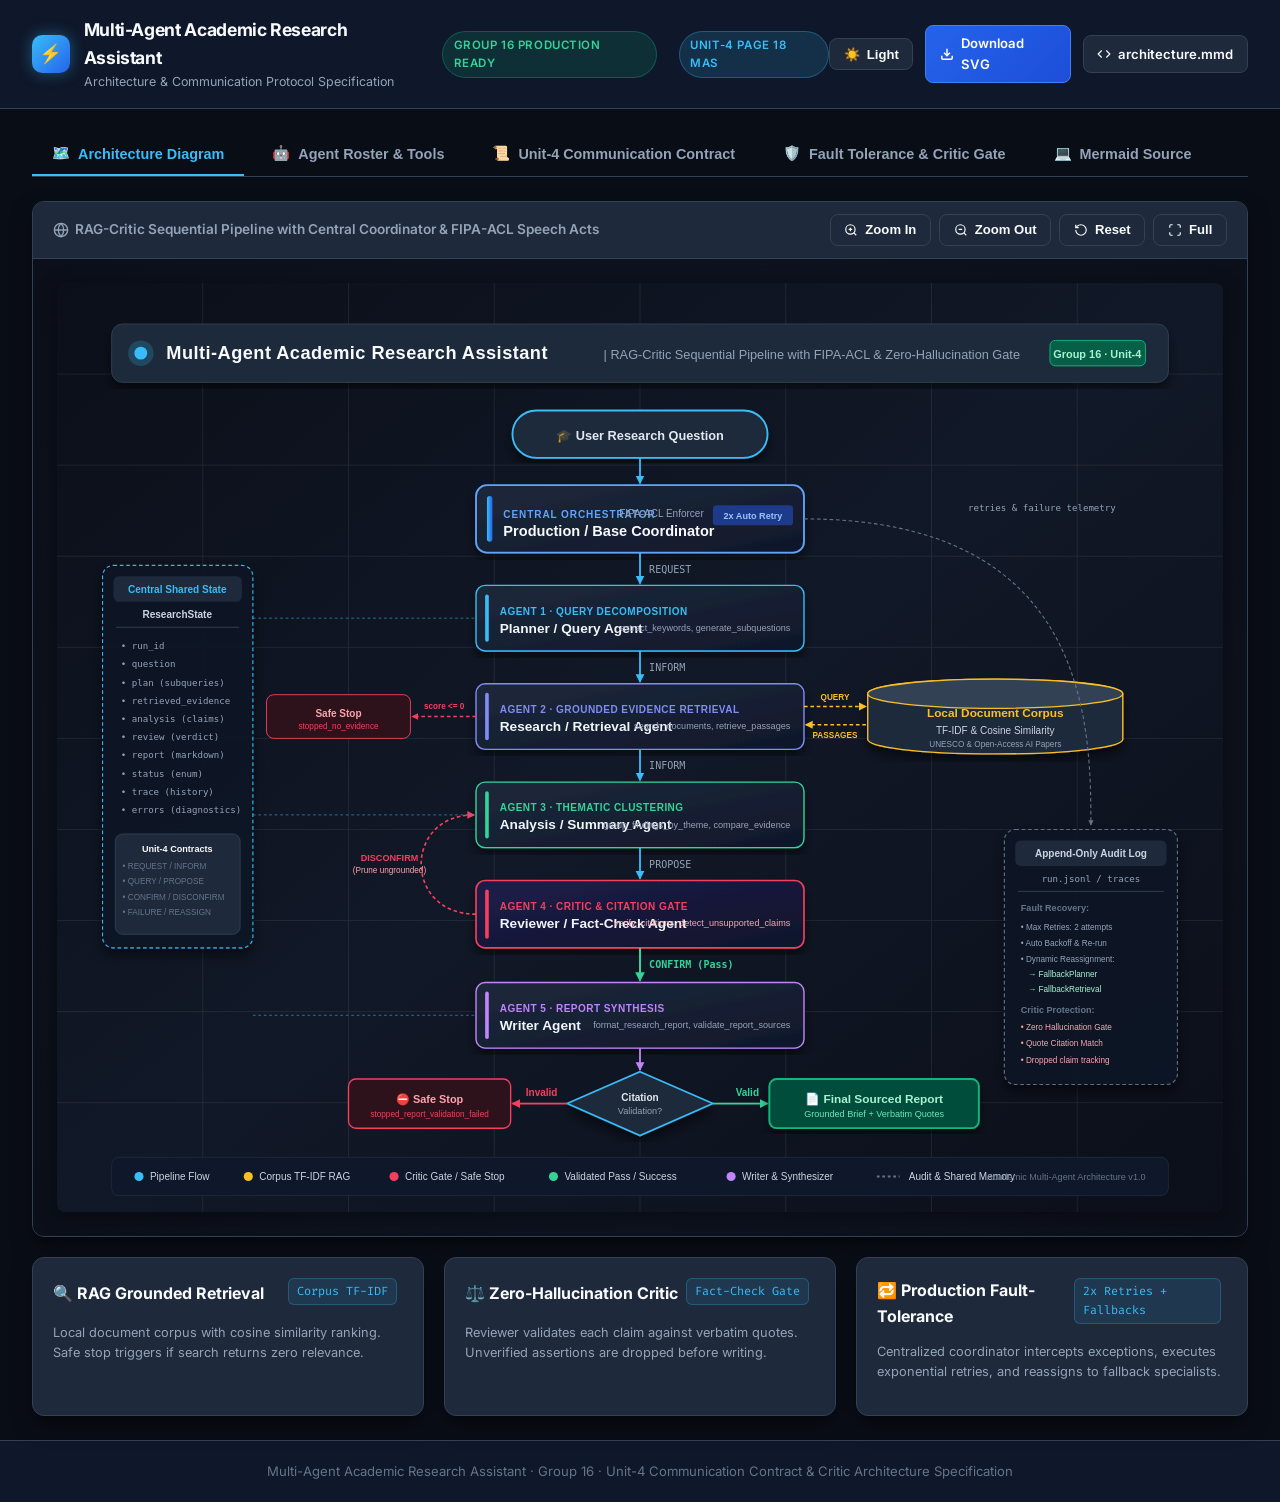
<file: architecture.html>
<!DOCTYPE html>
<html lang="en">
<head>
  <meta charset="UTF-8">
  <meta name="viewport" content="width=device-width, initial-scale=1.0">
  <title>Architecture Specification · Multi-Agent Academic Research Assistant</title>
  <meta name="description" content="Interactive multi-agent system architecture documentation with RAG-Critic pipeline, FIPA-ACL communication contract, and zero-hallucination critic gate.">
  <link rel="preconnect" href="https://fonts.googleapis.com">
  <link rel="preconnect" href="https://fonts.gstatic.com" crossorigin>
  <link href="https://fonts.googleapis.com/css2?family=Fira+Code:wght@400;500;600&family=Inter:wght@300;400;500;600;700;800&display=swap" rel="stylesheet">
  <style>
    :root {
      --bg-primary: #090d16;
      --bg-secondary: #0f172a;
      --bg-card: #1e293b;
      --bg-card-hover: #273549;
      --border-color: #334155;
      --border-highlight: #475569;
      --text-primary: #f8fafc;
      --text-secondary: #94a3b8;
      --text-muted: #64748b;
      --accent-blue: #38bdf8;
      --accent-indigo: #818cf8;
      --accent-purple: #c084fc;
      --accent-emerald: #34d399;
      --accent-amber: #fbbf24;
      --accent-rose: #f43f5e;
      --shadow-lg: 0 10px 25px -5px rgba(0, 0, 0, 0.5), 0 8px 10px -6px rgba(0, 0, 0, 0.4);
      --font-sans: 'Inter', -apple-system, BlinkMacSystemFont, 'Segoe UI', Roboto, sans-serif;
      --font-mono: 'Fira Code', 'SF Mono', Menlo, Monaco, Consolas, monospace;
    }

    [data-theme="light"] {
      --bg-primary: #f8fafc;
      --bg-secondary: #f1f5f9;
      --bg-card: #ffffff;
      --bg-card-hover: #f8fafc;
      --border-color: #e2e8f0;
      --border-highlight: #cbd5e1;
      --text-primary: #0f172a;
      --text-secondary: #475569;
      --text-muted: #94a3b8;
      --shadow-lg: 0 10px 25px -5px rgba(0, 0, 0, 0.08), 0 8px 10px -6px rgba(0, 0, 0, 0.04);
    }

    * {
      box-sizing: border-box;
      margin: 0;
      padding: 0;
    }

    body {
      font-family: var(--font-sans);
      background-color: var(--bg-primary);
      color: var(--text-primary);
      line-height: 1.6;
      min-height: 100vh;
      display: flex;
      flex-direction: column;
      overflow-x: hidden;
      transition: background-color 0.25s ease, color 0.25s ease;
    }

    /* Top Navigation Header */
    header {
      background: var(--bg-secondary);
      border-bottom: 1px solid var(--border-color);
      padding: 1rem 2rem;
      display: flex;
      justify-content: space-between;
      align-items: center;
      position: sticky;
      top: 0;
      z-index: 50;
      backdrop-filter: blur(12px);
    }

    .brand {
      display: flex;
      align-items: center;
      gap: 0.85rem;
    }

    .brand-icon {
      width: 38px;
      height: 38px;
      border-radius: 10px;
      background: linear-gradient(135deg, #38bdf8, #2563eb);
      display: flex;
      align-items: center;
      justify-content: center;
      color: #fff;
      font-weight: 800;
      font-size: 1.15rem;
      box-shadow: 0 0 15px rgba(56, 189, 248, 0.4);
    }

    .brand-title {
      font-size: 1.1rem;
      font-weight: 700;
      letter-spacing: -0.02em;
    }

    .brand-subtitle {
      font-size: 0.78rem;
      color: var(--text-secondary);
    }

    .badge-pill {
      font-size: 0.72rem;
      font-weight: 600;
      padding: 0.25rem 0.65rem;
      border-radius: 9999px;
      text-transform: uppercase;
      letter-spacing: 0.05em;
    }

    .badge-production {
      background: rgba(16, 185, 129, 0.15);
      color: #34d399;
      border: 1px solid rgba(16, 185, 129, 0.3);
    }

    .badge-unit4 {
      background: rgba(56, 189, 248, 0.15);
      color: #38bdf8;
      border: 1px solid rgba(56, 189, 248, 0.3);
      margin-left: 0.5rem;
    }

    .header-actions {
      display: flex;
      align-items: center;
      gap: 0.75rem;
    }

    .btn {
      display: inline-flex;
      align-items: center;
      gap: 0.45rem;
      padding: 0.45rem 0.85rem;
      border-radius: 8px;
      font-size: 0.82rem;
      font-weight: 600;
      cursor: pointer;
      border: 1px solid var(--border-color);
      background: var(--bg-card);
      color: var(--text-primary);
      transition: all 0.2s ease;
      text-decoration: none;
    }

    .btn:hover {
      background: var(--bg-card-hover);
      border-color: var(--border-highlight);
      transform: translateY(-1px);
    }

    .btn-primary {
      background: linear-gradient(135deg, #2563eb, #1d4ed8);
      color: #ffffff;
      border: 1px solid #3b82f6;
    }

    .btn-primary:hover {
      background: linear-gradient(135deg, #1d4ed8, #1e40af);
      box-shadow: 0 4px 12px rgba(37, 99, 235, 0.35);
    }

    /* Main Container & Layout */
    .container {
      max-width: 1440px;
      width: 100%;
      margin: 0 auto;
      padding: 1.5rem 2rem;
      flex: 1;
    }

    /* Tabbed Navigation Bar */
    .tabs-nav {
      display: flex;
      gap: 0.5rem;
      border-bottom: 1px solid var(--border-color);
      margin-bottom: 1.5rem;
      overflow-x: auto;
    }

    .tab-btn {
      padding: 0.75rem 1.25rem;
      background: transparent;
      border: none;
      border-bottom: 2px solid transparent;
      color: var(--text-secondary);
      font-size: 0.9rem;
      font-weight: 600;
      cursor: pointer;
      display: flex;
      align-items: center;
      gap: 0.5rem;
      transition: all 0.2s ease;
      white-space: nowrap;
    }

    .tab-btn:hover {
      color: var(--text-primary);
    }

    .tab-btn.active {
      color: var(--accent-blue);
      border-bottom-color: var(--accent-blue);
    }

    /* Tab Content Areas */
    .tab-panel {
      display: none;
      animation: fadeIn 0.3s ease forwards;
    }

    .tab-panel.active {
      display: block;
    }

    @keyframes fadeIn {
      from { opacity: 0; transform: translateY(6px); }
      to { opacity: 1; transform: translateY(0); }
    }

    /* Architecture Viewer Box */
    .viewer-card {
      background: var(--bg-secondary);
      border: 1px solid var(--border-color);
      border-radius: 12px;
      overflow: hidden;
      box-shadow: var(--shadow-lg);
    }

    .viewer-toolbar {
      padding: 0.75rem 1.25rem;
      background: var(--bg-card);
      border-bottom: 1px solid var(--border-color);
      display: flex;
      justify-content: space-between;
      align-items: center;
      flex-wrap: wrap;
      gap: 0.75rem;
    }

    .toolbar-group {
      display: flex;
      align-items: center;
      gap: 0.5rem;
    }

    .toolbar-title {
      font-size: 0.85rem;
      font-weight: 600;
      color: var(--text-secondary);
      display: flex;
      align-items: center;
      gap: 0.4rem;
    }

    .diagram-viewport {
      padding: 1.5rem;
      min-height: 680px;
      display: flex;
      align-items: center;
      justify-content: center;
      background: radial-gradient(circle at center, #111827 0%, #0b0f19 100%);
      overflow: auto;
      position: relative;
    }

    [data-theme="light"] .diagram-viewport {
      background: radial-gradient(circle at center, #ffffff 0%, #f1f5f9 100%);
    }

    .diagram-viewport object,
    .diagram-viewport svg,
    .diagram-viewport img {
      max-width: 100%;
      height: auto;
      transition: transform 0.2s cubic-bezier(0.16, 1, 0.3, 1);
      transform-origin: center center;
    }

    /* Cards Grid */
    .grid-2 {
      display: grid;
      grid-template-columns: repeat(auto-fit, minmax(420px, 1fr));
      gap: 1.25rem;
      margin-top: 1.25rem;
    }

    .grid-3 {
      display: grid;
      grid-template-columns: repeat(auto-fit, minmax(320px, 1fr));
      gap: 1.25rem;
      margin-top: 1.25rem;
    }

    .card {
      background: var(--bg-card);
      border: 1px solid var(--border-color);
      border-radius: 12px;
      padding: 1.25rem;
      box-shadow: var(--shadow-lg);
      transition: all 0.2s ease;
    }

    .card:hover {
      border-color: var(--border-highlight);
    }

    .card-header {
      display: flex;
      align-items: center;
      justify-content: space-between;
      margin-bottom: 0.75rem;
    }

    .card-title {
      font-size: 1rem;
      font-weight: 700;
      display: flex;
      align-items: center;
      gap: 0.5rem;
    }

    .card-subtitle {
      font-size: 0.8rem;
      color: var(--text-secondary);
      margin-bottom: 0.75rem;
    }

    .tool-tag {
      display: inline-block;
      font-family: var(--font-mono);
      font-size: 0.74rem;
      padding: 0.2rem 0.5rem;
      border-radius: 6px;
      background: rgba(56, 189, 248, 0.1);
      color: var(--accent-blue);
      border: 1px solid rgba(56, 189, 248, 0.25);
      margin-right: 0.35rem;
      margin-bottom: 0.35rem;
    }

    /* Tables */
    .table-container {
      overflow-x: auto;
      border: 1px solid var(--border-color);
      border-radius: 10px;
      margin-top: 1rem;
      background: var(--bg-card);
    }

    table {
      width: 100%;
      border-collapse: collapse;
      text-align: left;
      font-size: 0.85rem;
    }

    th {
      background: var(--bg-secondary);
      padding: 0.75rem 1rem;
      font-weight: 600;
      color: var(--text-secondary);
      border-bottom: 1px solid var(--border-color);
      text-transform: uppercase;
      font-size: 0.72rem;
      letter-spacing: 0.05em;
    }

    td {
      padding: 0.85rem 1rem;
      border-bottom: 1px solid var(--border-color);
      vertical-align: top;
    }

    tr:last-child td {
      border-bottom: none;
    }

    tr:hover td {
      background: var(--bg-card-hover);
    }

    /* Code Blocks */
    pre {
      font-family: var(--font-mono);
      font-size: 0.82rem;
      background: #050811;
      border: 1px solid #1e293b;
      border-radius: 8px;
      padding: 1rem;
      overflow-x: auto;
      color: #e2e8f0;
      line-height: 1.5;
    }

    code {
      font-family: var(--font-mono);
    }

    .key-hl { color: #38bdf8; }
    .val-str { color: #34d399; }
    .val-num { color: #fbbf24; }
    .val-null { color: #f43f5e; }

    /* Highlights & Flow Step */
    .flow-step {
      display: flex;
      gap: 1rem;
      margin-bottom: 1rem;
      align-items: flex-start;
    }

    .step-number {
      width: 28px;
      height: 28px;
      border-radius: 50%;
      background: var(--bg-secondary);
      border: 2px solid var(--accent-blue);
      color: var(--accent-blue);
      font-weight: 700;
      font-size: 0.82rem;
      display: flex;
      align-items: center;
      justify-content: center;
      flex-shrink: 0;
    }

    .step-content {
      flex: 1;
    }

    .step-title {
      font-size: 0.92rem;
      font-weight: 700;
      margin-bottom: 0.2rem;
    }

    .step-desc {
      font-size: 0.82rem;
      color: var(--text-secondary);
    }

    /* Footer */
    footer {
      background: var(--bg-secondary);
      border-top: 1px solid var(--border-color);
      padding: 1.25rem 2rem;
      text-align: center;
      font-size: 0.82rem;
      color: var(--text-muted);
      margin-top: auto;
    }

    /* Responsive Adjustments */
    @media (max-width: 768px) {
      header {
        flex-direction: column;
        align-items: flex-start;
        gap: 0.75rem;
        padding: 1rem;
      }
      .container {
        padding: 1rem;
      }
      .grid-2, .grid-3 {
        grid-template-columns: 1fr;
      }
      .header-actions {
        width: 100%;
        justify-content: flex-start;
        flex-wrap: wrap;
      }
    }
  </style>
</head>
<body>

  <!-- Top Navigation Header -->
  <header>
    <div class="brand">
      <div class="brand-icon">⚡</div>
      <div>
        <div class="brand-title">Multi-Agent Academic Research Assistant</div>
        <div class="brand-subtitle">Architecture &amp; Communication Protocol Specification</div>
      </div>
      <span class="badge-pill badge-production">Group 16 Production Ready</span>
      <span class="badge-pill badge-unit4">Unit-4 Page 18 MAS</span>
    </div>
    <div class="header-actions">
      <button class="btn" id="btn-theme" onclick="toggleTheme()" title="Toggle Dark/Light Mode">
        <span id="theme-icon">☀️</span> <span id="theme-text">Light</span>
      </button>
      <a href="architecture.svg" download class="btn btn-primary" title="Download standalone vector graphic">
        <svg width="14" height="14" viewBox="0 0 24 24" fill="none" stroke="currentColor" stroke-width="2.5"><path d="M21 15v4a2 2 0 0 1-2 2H5a2 2 0 0 1-2-2v-4"/><polyline points="7 10 12 15 17 10"/><line x1="12" y1="15" x2="12" y2="3"/></svg>
        Download SVG
      </a>
      <a href="architecture.mmd" target="_blank" class="btn" title="View Mermaid Source">
        <svg width="14" height="14" viewBox="0 0 24 24" fill="none" stroke="currentColor" stroke-width="2"><polyline points="16 18 22 12 16 6"/><polyline points="8 6 2 12 8 18"/></svg>
        architecture.mmd
      </a>
    </div>
  </header>

  <!-- Main Container -->
  <main class="container">

    <!-- Navigation Tabs -->
    <nav class="tabs-nav" role="tablist">
      <button class="tab-btn active" onclick="switchTab('tab-diagram', this)">
        <span>🗺️</span> Architecture Diagram
      </button>
      <button class="tab-btn" onclick="switchTab('tab-roster', this)">
        <span>🤖</span> Agent Roster &amp; Tools
      </button>
      <button class="tab-btn" onclick="switchTab('tab-unit4', this)">
        <span>📜</span> Unit-4 Communication Contract
      </button>
      <button class="tab-btn" onclick="switchTab('tab-fault', this)">
        <span>🛡️</span> Fault Tolerance &amp; Critic Gate
      </button>
      <button class="tab-btn" onclick="switchTab('tab-source', this)">
        <span>💻</span> Mermaid Source
      </button>
    </nav>

    <!-- TAB 1: ARCHITECTURE DIAGRAM -->
    <section id="tab-diagram" class="tab-panel active">
      <div class="viewer-card">
        <div class="viewer-toolbar">
          <div class="toolbar-group">
            <span class="toolbar-title">
              <svg width="16" height="16" viewBox="0 0 24 24" fill="none" stroke="currentColor" stroke-width="2"><circle cx="12" cy="12" r="10"/><path d="M12 2a14.5 14.5 0 0 0 0 20 14.5 14.5 0 0 0 0-20"/><path d="M2 12h20"/></svg>
              RAG-Critic Sequential Pipeline with Central Coordinator &amp; FIPA-ACL Speech Acts
            </span>
          </div>
          <div class="toolbar-group">
            <button class="btn" onclick="zoomDiagram(1.2)" title="Zoom In">
              <svg width="14" height="14" viewBox="0 0 24 24" fill="none" stroke="currentColor" stroke-width="2"><circle cx="11" cy="11" r="8"/><line x1="21" y1="21" x2="16.65" y2="16.65"/><line x1="11" y1="8" x2="11" y2="14"/><line x1="8" y1="11" x2="14" y2="11"/></svg>
              Zoom In
            </button>
            <button class="btn" onclick="zoomDiagram(0.8)" title="Zoom Out">
              <svg width="14" height="14" viewBox="0 0 24 24" fill="none" stroke="currentColor" stroke-width="2"><circle cx="11" cy="11" r="8"/><line x1="21" y1="21" x2="16.65" y2="16.65"/><line x1="8" y1="11" x2="14" y2="11"/></svg>
              Zoom Out
            </button>
            <button class="btn" onclick="resetZoom()" title="Reset Zoom">
              <svg width="14" height="14" viewBox="0 0 24 24" fill="none" stroke="currentColor" stroke-width="2"><path d="M3 12a9 9 0 1 0 9-9 9.75 9.75 0 0 0-6.74 2.74L3 8"/><path d="M3 3v5h5"/></svg>
              Reset
            </button>
            <button class="btn" onclick="toggleFullscreen()" title="Fullscreen">
              <svg width="14" height="14" viewBox="0 0 24 24" fill="none" stroke="currentColor" stroke-width="2"><path d="M8 3H5a2 2 0 0 0-2 2v3m18 0V5a2 2 0 0 0-2-2h-3m0 18h3a2 2 0 0 0 2-2v-3M3 16v3a2 2 0 0 0 2 2h3"/></svg>
              Full
            </button>
          </div>
        </div>

        <div class="diagram-viewport" id="viewport">
          <!-- Embed Architecture SVG directly with high performance -->
          <img id="diagram-img" src="architecture.svg" alt="Multi-Agent System Architecture" style="width: 100%; max-width: 1200px; border-radius: 8px; box-shadow: 0 4px 20px rgba(0,0,0,0.4);" />
        </div>
      </div>

      <!-- Quick Highlights Grid -->
      <div class="grid-3">
        <div class="card">
          <div class="card-header">
            <span class="card-title">🔍 RAG Grounded Retrieval</span>
            <span class="tool-tag">Corpus TF-IDF</span>
          </div>
          <p class="card-subtitle">Local document corpus with cosine similarity ranking. Safe stop triggers if search returns zero relevance.</p>
        </div>
        <div class="card">
          <div class="card-header">
            <span class="card-title">⚖️ Zero-Hallucination Critic</span>
            <span class="tool-tag">Fact-Check Gate</span>
          </div>
          <p class="card-subtitle">Reviewer validates each claim against verbatim quotes. Unverified assertions are dropped before writing.</p>
        </div>
        <div class="card">
          <div class="card-header">
            <span class="card-title">🔁 Production Fault-Tolerance</span>
            <span class="tool-tag">2x Retries + Fallbacks</span>
          </div>
          <p class="card-subtitle">Centralized coordinator intercepts exceptions, executes exponential retries, and reassigns to fallback specialists.</p>
        </div>
      </div>
    </section>

    <!-- TAB 2: AGENT ROSTER & TOOLS -->
    <section id="tab-roster" class="tab-panel">
      <div class="card" style="margin-bottom: 1.25rem;">
        <h2 style="font-size: 1.2rem; font-weight: 700; margin-bottom: 0.5rem;">Specialist Agent Roster &amp; Dual-Tool Architecture</h2>
        <p style="color: var(--text-secondary); font-size: 0.88rem;">Each specialist module encapsulates exactly two canonical Python tools, accessible directly and exposed via Microsoft Semantic Kernel plugins.</p>
      </div>

      <div class="grid-2">
        <!-- Planner Agent -->
        <div class="card">
          <div class="card-header">
            <span class="card-title" style="color: var(--accent-blue);">1. Planner / Query Agent</span>
            <span class="tool-tag">agents/planner_agent.py</span>
          </div>
          <p class="card-subtitle">Decomposes raw research questions into domain keywords and structured sub-questions.</p>
          <div style="margin-top: 0.5rem;">
            <div style="font-size: 0.75rem; text-transform: uppercase; color: var(--text-muted); font-weight: 700; margin-bottom: 0.4rem;">Canonical Python Tools:</div>
            <span class="tool-tag">extract_keywords(text)</span>
            <span class="tool-tag">generate_subquestions(question)</span>
          </div>
          <div style="margin-top: 0.75rem; font-size: 0.82rem; color: var(--text-secondary);">
            <strong>Fallback Specialist:</strong> <code>FallbackPlannerAgent</code> (heuristic keyword extraction)
          </div>
        </div>

        <!-- Research Agent -->
        <div class="card">
          <div class="card-header">
            <span class="card-title" style="color: var(--accent-indigo);">2. Research / Retrieval Agent</span>
            <span class="tool-tag">agents/research_agent.py</span>
          </div>
          <p class="card-subtitle">Searches peer-reviewed academic documents via TF-IDF vector space model and extracts passage excerpts.</p>
          <div style="margin-top: 0.5rem;">
            <div style="font-size: 0.75rem; text-transform: uppercase; color: var(--text-muted); font-weight: 700; margin-bottom: 0.4rem;">Canonical Python Tools:</div>
            <span class="tool-tag">search_documents(corpus, query)</span>
            <span class="tool-tag">retrieve_passages(doc_id)</span>
          </div>
          <div style="margin-top: 0.75rem; font-size: 0.82rem; color: var(--text-secondary);">
            <strong>Fallback Specialist:</strong> <code>FallbackRetrievalAgent</code> (broad-string matching)
          </div>
        </div>

        <!-- Analysis Agent -->
        <div class="card">
          <div class="card-header">
            <span class="card-title" style="color: var(--accent-emerald);">3. Analysis / Summary Agent</span>
            <span class="tool-tag">agents/analysis_agent.py</span>
          </div>
          <p class="card-subtitle">Groups findings into thematic clusters (Learning Support, Teacher Workflow, Risks) and extracts candidate claims.</p>
          <div style="margin-top: 0.5rem;">
            <div style="font-size: 0.75rem; text-transform: uppercase; color: var(--text-muted); font-weight: 700; margin-bottom: 0.4rem;">Canonical Python Tools:</div>
            <span class="tool-tag">group_findings_by_theme(evidence)</span>
            <span class="tool-tag">compare_evidence(claims)</span>
          </div>
          <div style="margin-top: 0.75rem; font-size: 0.82rem; color: var(--text-secondary);">
            <strong>Performative:</strong> Emits <code>PROPOSE</code> with candidate claims and provisional citations.
          </div>
        </div>

        <!-- Reviewer Agent -->
        <div class="card">
          <div class="card-header">
            <span class="card-title" style="color: var(--accent-rose);">4. Reviewer / Fact-Check Agent (Critic)</span>
            <span class="tool-tag">agents/reviewer_agent.py</span>
          </div>
          <p class="card-subtitle">Zero-hallucination critic gate. Verifies whether candidate claims have exact matching quotes in retrieved evidence.</p>
          <div style="margin-top: 0.5rem;">
            <div style="font-size: 0.75rem; text-transform: uppercase; color: var(--text-muted); font-weight: 700; margin-bottom: 0.4rem;">Canonical Python Tools:</div>
            <span class="tool-tag">verify_citations(claims, evidence)</span>
            <span class="tool-tag">detect_unsupported_claims(claims)</span>
          </div>
          <div style="margin-top: 0.75rem; font-size: 0.82rem; color: var(--text-secondary);">
            <strong>Critic Decisions:</strong> <code>CONFIRM</code> (Pass to Writer) or <code>DISCONFIRM</code> (Prune to dropped claims).
          </div>
        </div>

        <!-- Writer Agent -->
        <div class="card">
          <div class="card-header">
            <span class="card-title" style="color: var(--accent-purple);">5. Writer Agent</span>
            <span class="tool-tag">agents/writer_agent.py</span>
          </div>
          <p class="card-subtitle">Formats final structured Markdown academic report and guarantees 100% cited ID matching against evidence.</p>
          <div style="margin-top: 0.5rem;">
            <div style="font-size: 0.75rem; text-transform: uppercase; color: var(--text-muted); font-weight: 700; margin-bottom: 0.4rem;">Canonical Python Tools:</div>
            <span class="tool-tag">format_research_report(state)</span>
            <span class="tool-tag">validate_report_sources(report, evidence)</span>
          </div>
          <div style="margin-top: 0.75rem; font-size: 0.82rem; color: var(--text-secondary);">
            <strong>Citation Gate:</strong> Safely aborts if an unregistered citation ID appears in the output.
          </div>
        </div>

        <!-- Central Coordinator -->
        <div class="card">
          <div class="card-header">
            <span class="card-title" style="color: #60a5fa;">6. Coordinator &amp; State Machine</span>
            <span class="tool-tag">coordinator.py &amp; production_coordinator.py</span>
          </div>
          <p class="card-subtitle">Central engine driving state machine transitions, 2x retry backoff policies, audit JSONL logging, and dynamic reassignments.</p>
          <div style="margin-top: 0.5rem;">
            <div style="font-size: 0.75rem; text-transform: uppercase; color: var(--text-muted); font-weight: 700; margin-bottom: 0.4rem;">Core Capabilities:</div>
            <span class="tool-tag">ResearchState dataclass</span>
            <span class="tool-tag">Append-only run.jsonl</span>
            <span class="tool-tag">Semantic Kernel Plugins</span>
          </div>
          <div style="margin-top: 0.75rem; font-size: 0.82rem; color: var(--text-secondary);">
            <strong>Status Enums:</strong> <code>initialized</code>, <code>success</code>, <code>stopped_no_evidence</code>, <code>stopped_report_validation_failed</code>, <code>stopped_agent_failure</code>.
          </div>
        </div>
      </div>
    </section>

    <!-- TAB 3: UNIT-4 COMMUNICATION CONTRACT -->
    <section id="tab-unit4" class="tab-panel">
      <div class="card" style="margin-bottom: 1.25rem;">
        <h2 style="font-size: 1.2rem; font-weight: 700; margin-bottom: 0.5rem;">Unit-4 Page 18 Multi-Agent System Communication Contract</h2>
        <p style="color: var(--text-secondary); font-size: 0.88rem;">All agents communicate via standardized FIPA-ACL speech act envelopes defined in <code>unit4_contract.py</code>.</p>
      </div>

      <div class="grid-2">
        <!-- Message Fields Spec -->
        <div class="card">
          <h3 style="font-size: 0.95rem; font-weight: 700; margin-bottom: 0.75rem;">Standard Message Envelope Schema</h3>
          <pre><code>{
  <span class="key-hl">"message_id"</span>: <span class="val-str">"84a7e94e-2824-4f27-9ad8-dcf9c4885a02"</span>,
  <span class="key-hl">"conversation_id"</span>: <span class="val-str">"374e47da-9d7c-4f69-82f1-3e573beeb83e"</span>,
  <span class="key-hl">"sender_id"</span>: <span class="val-str">"fact_check_agent"</span>,
  <span class="key-hl">"receiver_id"</span>: <span class="val-str">"coordinator"</span>,
  <span class="key-hl">"performative"</span>: <span class="val-str">"CONFIRM"</span>,
  <span class="key-hl">"ontology"</span>: <span class="val-str">"academic_research_rag_critic"</span>,
  <span class="key-hl">"protocol"</span>: <span class="val-str">"rag_critic_pipeline_v1"</span>,
  <span class="key-hl">"task_id"</span>: <span class="val-str">"review-round-1"</span>,
  <span class="key-hl">"status"</span>: <span class="val-str">"SUCCESS"</span>,
  <span class="key-hl">"content"</span>: {
    <span class="key-hl">"verdict"</span>: <span class="val-str">"pass"</span>,
    <span class="key-hl">"supported_claims"</span>: <span class="val-num">5</span>,
    <span class="key-hl">"dropped_claims"</span>: <span class="val-num">0</span>
  },
  <span class="key-hl">"error_details"</span>: <span class="val-null">null</span>,
  <span class="key-hl">"timestamp"</span>: <span class="val-str">"2026-10-21T09:10:02Z"</span>,
  <span class="key-hl">"metadata"</span>: { <span class="key-hl">"attempt"</span>: <span class="val-num">1</span> }
}</code></pre>
        </div>

        <!-- Performative Taxonomy -->
        <div class="card">
          <h3 style="font-size: 0.95rem; font-weight: 700; margin-bottom: 0.75rem;">FIPA-ACL Performative Taxonomy</h3>
          <div class="table-container" style="margin-top: 0;">
            <table>
              <thead>
                <tr>
                  <th>Performative</th>
                  <th>Sender → Receiver</th>
                  <th>Semantics</th>
                </tr>
              </thead>
              <tbody>
                <tr>
                  <td><span class="tool-tag" style="color:#38bdf8;">REQUEST</span></td>
                  <td>Coordinator → Agent</td>
                  <td>Instructs agent to execute subtask</td>
                </tr>
                <tr>
                  <td><span class="tool-tag" style="color:#34d399;">INFORM</span></td>
                  <td>Agent → Coordinator</td>
                  <td>Returns computation results</td>
                </tr>
                <tr>
                  <td><span class="tool-tag" style="color:#fbbf24;">QUERY</span></td>
                  <td>Research → Corpus</td>
                  <td>Retrieval vector search</td>
                </tr>
                <tr>
                  <td><span class="tool-tag" style="color:#818cf8;">PROPOSE</span></td>
                  <td>Analysis → Reviewer</td>
                  <td>Submits candidate claims</td>
                </tr>
                <tr>
                  <td><span class="tool-tag" style="color:#34d399;">CONFIRM</span></td>
                  <td>Reviewer → Coordinator</td>
                  <td>Critic approves grounded evidence</td>
                </tr>
                <tr>
                  <td><span class="tool-tag" style="color:#f43f5e;">DISCONFIRM</span></td>
                  <td>Reviewer → Coordinator</td>
                  <td>Critic rejects ungrounded claims</td>
                </tr>
                <tr>
                  <td><span class="tool-tag" style="color:#f43f5e;">FAILURE</span></td>
                  <td>Agent → Coordinator</td>
                  <td>Unrecoverable execution exception</td>
                </tr>
                <tr>
                  <td><span class="tool-tag" style="color:#c084fc;">REASSIGN</span></td>
                  <td>Coordinator → System</td>
                  <td>Dynamic specialist substitution</td>
                </tr>
              </tbody>
            </table>
          </div>
        </div>
      </div>
    </section>

    <!-- TAB 4: FAULT TOLERANCE & CRITIC GATE -->
    <section id="tab-fault" class="tab-panel">
      <div class="card" style="margin-bottom: 1.25rem;">
        <h2 style="font-size: 1.2rem; font-weight: 700; margin-bottom: 0.5rem;">Production Fault Tolerance &amp; Critic Gate Rules</h2>
        <p style="color: var(--text-secondary); font-size: 0.88rem;">Matrix of failure scenarios, triggers, automated system actions, and verified academic outcomes.</p>
      </div>

      <div class="table-container">
        <table>
          <thead>
            <tr>
              <th>Failure Scenario</th>
              <th>Trigger Condition</th>
              <th>System Action</th>
              <th>System Outcome</th>
            </tr>
          </thead>
          <tbody>
            <tr>
              <td><strong>Transient Agent Exception</strong></td>
              <td>Temporary Python exception during step</td>
              <td>Coordinator catches error, logs in <code>run.jsonl</code>, increments attempt counter, and retries up to 2 times.</td>
              <td><span class="badge-pill badge-production">Auto Recovers</span> Task succeeds on retry without halting pipeline.</td>
            </tr>
            <tr>
              <td><strong>Permanent Agent Failure</strong></td>
              <td>Agent crashes after all retry attempts</td>
              <td>Production Coordinator triggers <code>REASSIGN</code> speech act to secondary specialist (e.g. <code>FallbackPlannerAgent</code>).</td>
              <td><span class="badge-pill badge-production">Dynamic Reassignment</span> Execution continues with graceful degradation.</td>
            </tr>
            <tr>
              <td><strong>Out-of-Domain Query</strong></td>
              <td>Query matches 0 documents (cosine similarity &lt;= 0)</td>
              <td>Retrieval agent returns empty evidence set; Coordinator initiates clean Safe Stop.</td>
              <td><span class="badge-pill" style="background:rgba(244,63,94,0.15); color:#fda4af; border:1px solid rgba(244,63,94,0.3);">Safe Stop</span> Status set to <code>stopped_no_evidence</code>. Zero hallucinations produced.</td>
            </tr>
            <tr>
              <td><strong>Ungrounded Candidate Claim</strong></td>
              <td>Claim lacks exact verbatim quote in cited source</td>
              <td>Fact-Check Agent issues <code>DISCONFIRM</code> verdict; claim is pruned from body and added to dropped claims list.</td>
              <td><span class="badge-pill badge-production">Pruned &amp; Audited</span> Final brief explicitly records "Unsupported claims dropped".</td>
            </tr>
            <tr>
              <td><strong>Citation ID Mismatch</strong></td>
              <td>Final brief references an ID not in retrieved evidence</td>
              <td>Writer source validator triggers hard rejection; Coordinator halts delivery.</td>
              <td><span class="badge-pill" style="background:rgba(244,63,94,0.15); color:#fda4af; border:1px solid rgba(244,63,94,0.3);">Integrity Safe Stop</span> <code>stopped_report_validation_failed</code> protects academic integrity.</td>
            </tr>
          </tbody>
        </table>
      </div>
    </section>

    <!-- TAB 5: MERMAID SOURCE -->
    <section id="tab-source" class="tab-panel">
      <div class="card">
        <div class="card-header">
          <span class="card-title">Canonical Mermaid Specification (architecture.mmd)</span>
          <button class="btn btn-primary" onclick="copyMermaid()">
            <svg width="14" height="14" viewBox="0 0 24 24" fill="none" stroke="currentColor" stroke-width="2"><rect x="9" y="9" width="13" height="13" rx="2" ry="2"/><path d="M5 15H4a2 2 0 0 1-2-2V4a2 2 0 0 1 2-2h9a2 2 0 0 1 2 2v1"/></svg>
            <span id="copy-btn-text">Copy Mermaid Code</span>
          </button>
        </div>
        <pre><code id="mermaid-code">flowchart TD
    U[User research question] --> C[Coordinator]
    C --> P[Planner Agent]
    P --> R[Research Agent]
    R --> D[(Local document corpus / TF-IDF retrieval)]
    D --> R
    R --> A[Analysis Agent]
    A --> V[Reviewer Agent]
    V -->|Pass| W[Writer Agent]
    V -->|Needs revision| A
    W --> Q{Citation validation}
    Q -->|Valid| O[Final sourced report]
    Q -->|Invalid| S[Safe stop]
    C -. retries / failures .-> L[(Append-only JSONL audit log)]
    P -. shared state .-> M[(Research state)]
    R -. shared state .-> M
    A -. shared state .-> M
    V -. shared state .-> M
    W -. shared state .-> M</code></pre>
      </div>
    </section>

  </main>

  <!-- Footer -->
  <footer>
    Multi-Agent Academic Research Assistant · Group 16 · Unit-4 Communication Contract &amp; Critic Architecture Specification
  </footer>

  <!-- Interactive Scripts -->
  <script>
    // Tab Switching
    function switchTab(tabId, btn) {
      document.querySelectorAll('.tab-panel').forEach(panel => panel.classList.remove('active'));
      document.querySelectorAll('.tab-btn').forEach(b => b.classList.remove('active'));
      document.getElementById(tabId).classList.add('active');
      btn.classList.add('active');
    }

    // Theme Toggle
    function toggleTheme() {
      const body = document.documentElement;
      const currentTheme = body.getAttribute('data-theme');
      const newTheme = currentTheme === 'light' ? 'dark' : 'light';
      body.setAttribute('data-theme', newTheme);
      document.getElementById('theme-icon').textContent = newTheme === 'light' ? '🌙' : '☀️';
      document.getElementById('theme-text').textContent = newTheme === 'light' ? 'Dark' : 'Light';
      localStorage.setItem('theme', newTheme);
    }

    // Zoom Controls for Diagram
    let currentScale = 1.0;
    const diagramImg = document.getElementById('diagram-img');

    function zoomDiagram(factor) {
      currentScale *= factor;
      currentScale = Math.min(Math.max(currentScale, 0.5), 3.0);
      diagramImg.style.transform = `scale(${currentScale})`;
    }

    function resetZoom() {
      currentScale = 1.0;
      diagramImg.style.transform = 'scale(1.0)';
    }

    function toggleFullscreen() {
      const elem = document.getElementById('viewport');
      if (!document.fullscreenElement) {
        elem.requestFullscreen().catch(err => {
          alert(`Error attempting to enable full-screen mode: ${err.message}`);
        });
      } else {
        document.exitFullscreen();
      }
    }

    // Copy Mermaid Source
    function copyMermaid() {
      const code = document.getElementById('mermaid-code').innerText;
      navigator.clipboard.writeText(code).then(() => {
        const btnText = document.getElementById('copy-btn-text');
        btnText.textContent = 'Copied to Clipboard!';
        setTimeout(() => { btnText.textContent = 'Copy Mermaid Code'; }, 2000);
      });
    }

    // Restore user theme preference if stored
    (function initTheme() {
      const saved = localStorage.getItem('theme');
      if (saved) {
        document.documentElement.setAttribute('data-theme', saved);
        if (saved === 'light') {
          document.getElementById('theme-icon').textContent = '🌙';
          document.getElementById('theme-text').textContent = 'Dark';
        }
      }
    })();
  </script>
</body>
</html>
</file>
